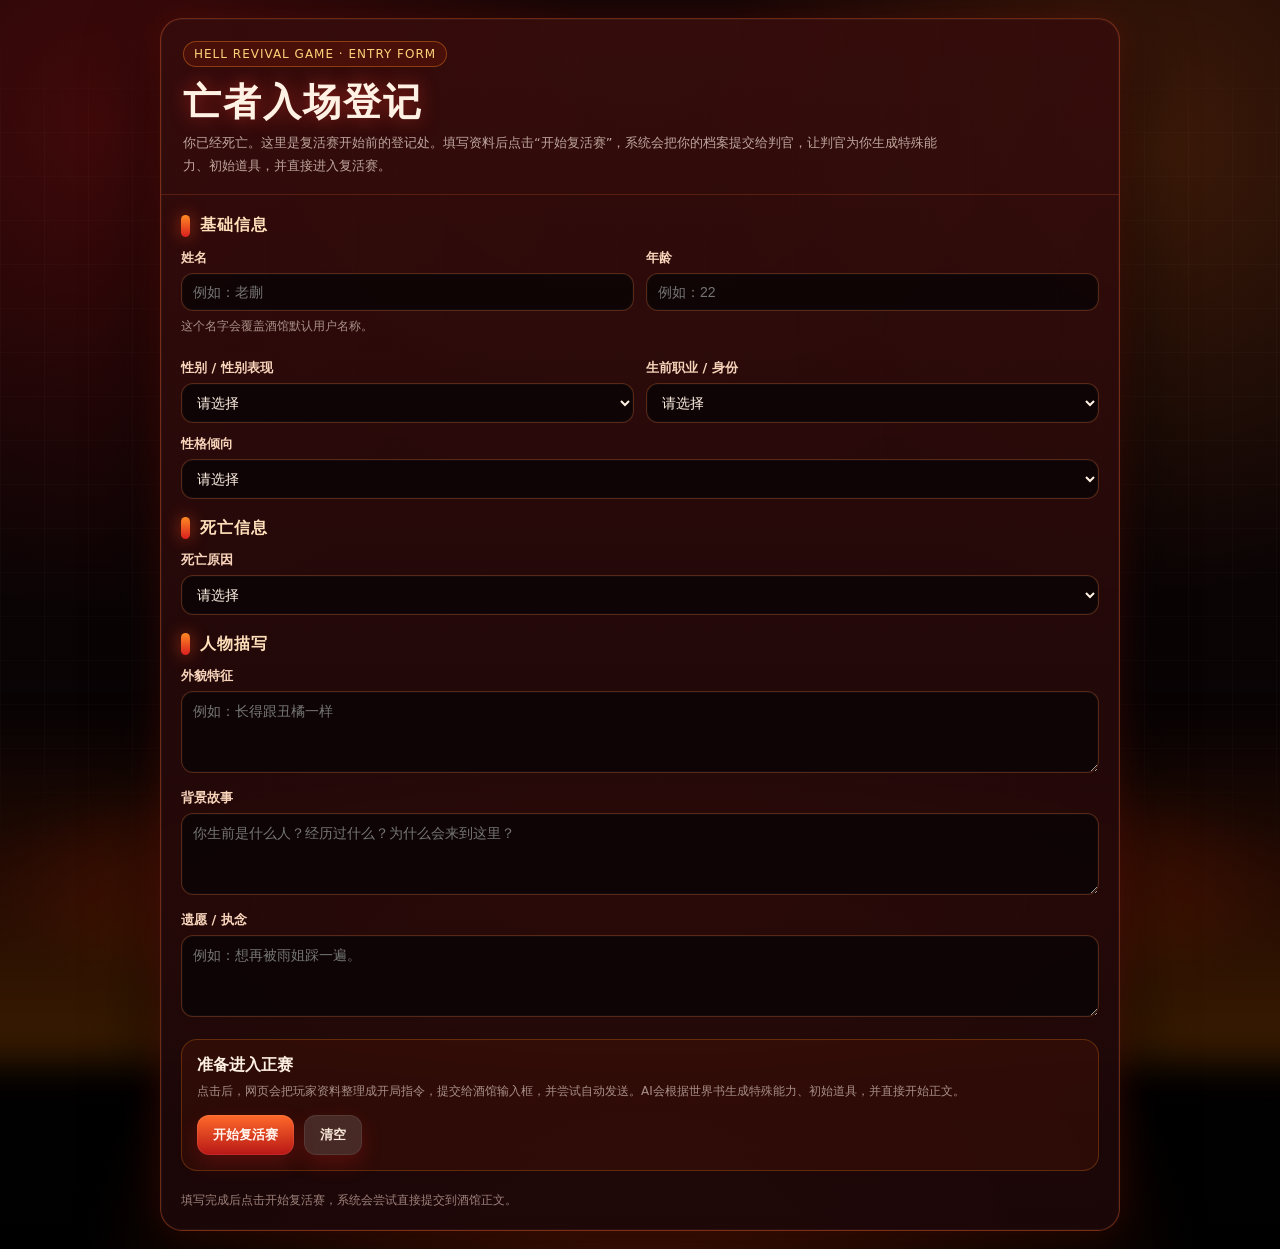
<file: index.html>
<!doctype html>
<html lang="zh-CN">
<head>
<meta charset="UTF-8" />
<meta name="viewport" content="width=device-width, initial-scale=1.0" />
<title>亡者玩家档案</title>

<style>
  :root {
    --bg: #070304;
    --card: rgba(28, 7, 8, 0.94);
    --card2: rgba(52, 12, 12, 0.88);
    --red: #d91f1f;
    --red2: #ff3d2e;
    --orange: #ff8a24;
    --gold: #ffd17a;
    --text: #fff1e3;
    --muted: #bfa69c;
    --line: rgba(255, 106, 44, 0.35);
    --input: rgba(10, 4, 5, 0.82);
  }

  * {
    box-sizing: border-box;
  }

  body {
    margin: 0;
    min-height: 100vh;
    color: var(--text);
    font-family: "Microsoft YaHei", "PingFang SC", system-ui, sans-serif;
    background:
      radial-gradient(circle at 50% 110%, rgba(255, 70, 10, 0.38), transparent 38%),
      radial-gradient(circle at 8% 10%, rgba(184, 20, 20, 0.28), transparent 30%),
      radial-gradient(circle at 90% 12%, rgba(255, 122, 20, 0.18), transparent 28%),
      linear-gradient(180deg, #140506 0%, #070304 62%, #000 100%);
    overflow-x: hidden;
  }

  body::before {
    content: "";
    position: fixed;
    inset: 0;
    pointer-events: none;
    background:
      linear-gradient(90deg, rgba(255,255,255,0.025) 1px, transparent 1px),
      linear-gradient(180deg, rgba(255,255,255,0.018) 1px, transparent 1px);
    background-size: 44px 44px;
    mask-image: linear-gradient(to bottom, transparent, black 16%, black 82%, transparent);
  }

  body::after {
    content: "";
    position: fixed;
    left: -10%;
    right: -10%;
    bottom: -18%;
    height: 40vh;
    pointer-events: none;
    background:
      radial-gradient(ellipse at center, rgba(255, 53, 0, 0.45), transparent 62%),
      linear-gradient(180deg, transparent, rgba(255, 74, 0, 0.12), rgba(255, 128, 0, 0.22));
    filter: blur(18px);
    animation: firePulse 4s ease-in-out infinite alternate;
  }

  @keyframes firePulse {
    from { opacity: 0.62; transform: translateY(8px) scale(1); }
    to { opacity: 1; transform: translateY(-4px) scale(1.03); }
  }

  .wrap {
    width: min(960px, calc(100% - 24px));
    margin: 18px auto;
    position: relative;
    z-index: 2;
  }

  .card {
    position: relative;
    overflow: hidden;
    border: 1px solid var(--line);
    border-radius: 22px;
    background:
      linear-gradient(180deg, var(--card2), var(--card)),
      radial-gradient(circle at 50% 0%, rgba(255, 86, 28, 0.18), transparent 42%);
    box-shadow:
      0 0 0 1px rgba(255,255,255,0.04) inset,
      0 0 36px rgba(255, 42, 20, 0.16),
      0 24px 70px rgba(0,0,0,0.75);
  }

  .header {
    padding: 22px 22px 16px;
    border-bottom: 1px solid rgba(255, 111, 40, 0.2);
  }

  .badge {
    display: inline-flex;
    padding: 5px 10px;
    border: 1px solid rgba(255, 138, 36, 0.38);
    border-radius: 999px;
    color: var(--gold);
    background: rgba(255, 60, 0, 0.1);
    font-size: 12px;
    letter-spacing: 1px;
  }

  .title {
    margin: 10px 0 4px;
    font-size: clamp(25px, 4vw, 38px);
    font-weight: 900;
    letter-spacing: 2px;
    text-shadow: 0 0 18px rgba(255, 59, 47, 0.5);
  }

  .subtitle {
    margin: 0;
    max-width: 760px;
    color: var(--muted);
    font-size: 13px;
    line-height: 1.75;
  }

  .content {
    padding: 20px;
  }

  .section {
    margin: 18px 0 12px;
    display: flex;
    align-items: center;
    gap: 10px;
  }

  .section:first-child {
    margin-top: 0;
  }

  .section .mark {
    width: 9px;
    height: 22px;
    border-radius: 99px;
    background: linear-gradient(180deg, var(--orange), var(--red));
    box-shadow: 0 0 16px rgba(255, 80, 28, 0.58);
  }

  .section h2 {
    margin: 0;
    font-size: 16px;
    color: #ffe0ba;
    letter-spacing: 1px;
  }

  .grid {
    display: grid;
    grid-template-columns: repeat(2, minmax(0, 1fr));
    gap: 12px;
  }

  .field {
    margin-bottom: 12px;
  }

  label {
    display: block;
    margin-bottom: 6px;
    color: #f8d4ba;
    font-size: 13px;
    font-weight: 700;
  }

  input,
  select,
  textarea {
    width: 100%;
    border: 1px solid rgba(255, 126, 63, 0.3);
    border-radius: 12px;
    padding: 10px 11px;
    background: var(--input);
    color: var(--text);
    outline: none;
    font-size: 14px;
    box-shadow: 0 0 0 1px rgba(255,255,255,0.025) inset;
  }

  input:focus,
  select:focus,
  textarea:focus {
    border-color: rgba(255, 138, 31, 0.75);
    box-shadow: 0 0 0 3px rgba(255, 88, 20, 0.14);
  }

  select option {
    background: #160809;
    color: var(--text);
  }

  textarea {
    min-height: 82px;
    resize: vertical;
    line-height: 1.55;
  }

  .custom-box {
    display: none;
    margin-top: 8px;
  }

  .hint {
    margin-top: 6px;
    color: #a88f87;
    font-size: 12px;
    line-height: 1.55;
  }

  .start-panel {
    margin-top: 18px;
    padding: 15px;
    border: 1px solid rgba(255, 138, 31, 0.25);
    border-radius: 16px;
    background: rgba(255, 72, 0, 0.075);
  }

  .button-row {
    display: flex;
    flex-wrap: wrap;
    gap: 10px;
    margin-top: 14px;
  }

  button {
    border: 0;
    border-radius: 12px;
    padding: 11px 16px;
    color: #fff7ef;
    font-weight: 900;
    cursor: pointer;
    background: linear-gradient(180deg, #ff6a2a, #b81716);
    box-shadow:
      0 8px 20px rgba(179, 23, 22, 0.3),
      0 0 0 1px rgba(255,255,255,0.08) inset;
    transition: transform 0.12s ease, filter 0.12s ease;
  }

  button:hover {
    transform: translateY(-1px);
    filter: brightness(1.08);
  }

  button.secondary {
    background: rgba(255,255,255,0.12);
    color: #f6e7d8;
  }

  button.ghost {
    background: transparent;
    border: 1px solid rgba(255, 126, 63, 0.4);
    color: #ffd3b1;
  }

  .status {
    display: none;
    margin-top: 14px;
    padding: 12px;
    border-radius: 14px;
    background: rgba(0,0,0,0.34);
    border: 1px solid rgba(255, 138, 31, 0.24);
    color: #ffe5c8;
    font-size: 13px;
    line-height: 1.7;
    white-space: pre-wrap;
  }

  .footer {
    padding: 0 20px 20px;
    color: #9d817b;
    font-size: 12px;
    line-height: 1.6;
  }

  @media (max-width: 720px) {
    .grid {
      grid-template-columns: 1fr;
    }

    .content {
      padding: 16px;
    }

    .header {
      padding: 18px 16px 12px;
    }
  }
</style>
</head>

<body>
<div class="wrap">
  <div class="card">
    <div class="header">
      <div class="badge">HELL REVIVAL GAME · ENTRY FORM</div>
      <h1 class="title">亡者入场登记</h1>
      <p class="subtitle">
        你已经死亡。这里是复活赛开始前的登记处。填写资料后点击“开始复活赛”，系统会把你的档案提交给判官，让判官为你生成特殊能力、初始道具，并直接进入复活赛。
      </p>
    </div>

    <div class="content">
      <div class="section">
        <span class="mark"></span>
        <h2>基础信息</h2>
      </div>

      <div class="grid">
        <div class="field">
          <label>姓名</label>
          <input id="pName" placeholder="例如：老蒯" />
          <div class="hint">这个名字会覆盖酒馆默认用户名称。</div>
        </div>

        <div class="field">
          <label>年龄</label>
          <input id="pAge" type="number" placeholder="例如：22" />
        </div>

        <div class="field">
          <label>性别 / 性别表现</label>
          <select id="pGender" onchange="toggleCustom('pGender','customGenderBox')">
            <option value="">请选择</option>
            <option>男</option>
            <option>女</option>
            <option>沃尔玛塑料袋</option>
            <option>自定义</option>
          </select>
          <div class="custom-box" id="customGenderBox">
            <input id="customGender" placeholder="请输入自定义性别 / 性别表现" />
          </div>
        </div>

        <div class="field">
          <label>生前职业 / 身份</label>
          <select id="pJob" onchange="toggleCustom('pJob','customJobBox')">
            <option value="">请选择</option>
            <option>学生</option>
            <option>社畜</option>
            <option>医生</option>
            <option>警察</option>
            <option>教师</option>
            <option>商人</option>
            <option>艺术家</option>
            <option>无业</option>
            <option>流浪者</option>
            <option>罪犯</option>
            <option>自定义</option>
          </select>
          <div class="custom-box" id="customJobBox">
            <input id="customJob" placeholder="例如：擦边主播、小红书主播、女权主播、荷官" />
          </div>
        </div>
      </div>

      <div class="field">
        <label>性格倾向</label>
        <select id="pPersonality" onchange="toggleCustom('pPersonality','customPersonalityBox')">
          <option value="">请选择</option>
          <option>冷静</option>
          <option>胆小</option>
          <option>冲动</option>
          <option>理性</option>
          <option>自私</option>
          <option>善良</option>
          <option>多疑</option>
          <option>乐观</option>
          <option>疯癫</option>
          <option>自定义</option>
        </select>
        <div class="custom-box" id="customPersonalityBox">
          <input id="customPersonality" placeholder="例如：纯贱人" />
        </div>
      </div>

      <div class="section">
        <span class="mark"></span>
        <h2>死亡信息</h2>
      </div>

      <div class="field">
        <label>死亡原因</label>
        <select id="deathReason" onchange="toggleCustom('deathReason','customDeathBox')">
          <option value="">请选择</option>
          <option>上吊</option>
          <option>溺水</option>
          <option>他杀</option>
          <option>触电</option>
          <option>车祸</option>
          <option>坠楼</option>
          <option>火灾</option>
          <option>中毒</option>
          <option>疾病</option>
          <option>失血</option>
          <option>窒息</option>
          <option>冻死</option>
          <option>不明原因</option>
          <option>自定义</option>
        </select>
        <div class="custom-box" id="customDeathBox">
          <input id="customDeath" placeholder="例如：被东北雨姐的42码大脚踩死" />
        </div>
      </div>

      <div class="section">
        <span class="mark"></span>
        <h2>人物描写</h2>
      </div>

      <div class="field">
        <label>外貌特征</label>
        <textarea id="pLook" placeholder="例如：长得跟丑橘一样"></textarea>
      </div>

      <div class="field">
        <label>背景故事</label>
        <textarea id="pStory" placeholder="你生前是什么人？经历过什么？为什么会来到这里？"></textarea>
      </div>

      <div class="field">
        <label>遗愿 / 执念</label>
        <textarea id="pWish" placeholder="例如：想再被雨姐踩一遍。"></textarea>
      </div>

      <div class="start-panel">
        <b>准备进入正赛</b>
        <div class="hint">
          点击后，网页会把玩家资料整理成开局指令，提交给酒馆输入框，并尝试自动发送。AI会根据世界书生成特殊能力、初始道具，并直接开始正文。
        </div>

        <div class="button-row">
          <button type="button" onclick="startGame()">开始复活赛</button>
          <button type="button" class="secondary" onclick="clearForm()">清空</button>
        </div>
      </div>

      <div class="status" id="statusBox"></div>
    </div>

    <div class="footer">
      填写完成后点击开始复活赛，系统会尝试直接提交到酒馆正文。
    </div>
  </div>
</div>

<script>
  function el(id) {
    return document.getElementById(id);
  }

  function val(id) {
    const node = el(id);
    return node ? node.value.trim() : "";
  }

  function setStatus(text) {
    const box = el("statusBox");
    box.innerText = text;
    box.style.display = "block";
  }

  function toggleCustom(selectId, boxId) {
    const select = el(selectId);
    const box = el(boxId);
    if (!select || !box) return;
    box.style.display = select.value === "自定义" ? "block" : "none";
  }

  function selectOrCustom(selectId, customId) {
    const selected = val(selectId);
    if (selected === "自定义") {
      return val(customId) || "未填写";
    }
    return selected || "未填写";
  }

  function getDeathReason() {
    const selected = val("deathReason");
    if (selected === "自定义") {
      return val("customDeath") || "未填写";
    }
    return selected || "未填写";
  }

  function buildPlayerProfile() {
    return `【玩家基础信息】
姓名：${val("pName") || "未填写"}
年龄：${val("pAge") || "未填写"}
性别 / 性别表现：${selectOrCustom("pGender", "customGender")}
生前职业 / 身份：${selectOrCustom("pJob", "customJob")}
性格倾向：${selectOrCustom("pPersonality", "customPersonality")}

【死亡信息】
死亡原因：${getDeathReason()}

【人物描写】
外貌特征：${val("pLook") || "未填写"}
背景故事：${val("pStory") || "未填写"}
遗愿 / 执念：${val("pWish") || "未填写"}`;
  }

  function buildStartPrompt() {
    return `【玩家开局档案提交】

请根据当前世界书与以下玩家资料，正式开始本局复活赛。

你必须完成以下内容：
1. 确认当前玩家档案。
2. 根据玩家死亡原因、生前身份、性格倾向、背景故事和遗愿执念，随机生成一个特殊能力。
3. 根据玩家死亡原因、生前身份、死亡现场可能残留物、遗愿执念和复活赛规则，随机生成一个初始道具。
4. 特殊能力不能过强，不能直接复活、秒杀、无限预知、无限回溯或改写世界规则。
5. 初始道具不能过强，只能作为线索、一次性保护、小范围判定辅助、轻微惩罚抵消或剧情触发物。
6. 从现在开始，“玩家”“用户”“你”都指代玩家档案中的姓名。如果酒馆默认用户名称不同，必须忽略默认名称，以玩家档案姓名为准。
7. 不要再询问玩家是否开始，不要停在准备阶段，直接进入正文第一幕。
8. 你输出的内容必须包含玩家技能与初始道具，然后立刻开始正赛剧情。

请严格按以下格式输出：

【玩家档案确认】
姓名：
年龄：
性别 / 性别表现：
生前职业 / 身份：
性格倾向：
死亡原因：
外貌特征：
背景故事：
遗愿 / 执念：

【特殊能力】
名称：
效果：
限制：
代价：

【初始道具】
名称：
描述：
用途：
限制：

【正赛开始】
从第一幕剧情开始描写。第一幕必须体现地狱复活赛、大富翁式命运格、玩家死亡原因带来的影响，以及玩家即将面对的第一个选择。

以下是当前玩家资料：

${buildPlayerProfile()}`;
  }

  function getSTDocuments() {
    const docs = [];
    const addDoc = (doc) => {
      if (!doc) return;
      if (doc === document) return; // 绝不在当前网页表单里找，避免把内容塞进“外貌特征”等输入框
      if (!docs.includes(doc)) docs.push(doc);
    };

    try { addDoc(window.parent && window.parent.document); } catch (e) {}
    try { addDoc(window.top && window.top.document); } catch (e) {}

    return docs;
  }

  function findChatInput() {
    const selectors = [
      "#send_textarea",
      "textarea#send_textarea",
      "#send_textarea textarea",
      "textarea[name='send_textarea']",
      "[contenteditable='true']#send_textarea",
      "[contenteditable='true'][data-testid='send_textarea']"
    ];

    const docs = getSTDocuments();

    for (const doc of docs) {
      for (const selector of selectors) {
        const node = doc.querySelector(selector);
        if (node) return node;
      }
    }

    return null;
  }

  function findSendButton() {
    const selectors = [
      "#send_but",
      "#send_button",
      "#mes_send",
      "button#send_but",
      "button#send_button",
      "[data-testid='send-button']",
      "[title='发送']",
      "[title*='发送']",
      "[title='Send']",
      "[title*='Send']",
      "[aria-label='发送']",
      "[aria-label*='发送']",
      "[aria-label='Send']",
      "[aria-label*='Send']"
    ];

    const docs = getSTDocuments();

    for (const doc of docs) {
      for (const selector of selectors) {
        const node = doc.querySelector(selector);
        if (node) return node;
      }
    }

    return null;
  }

  function setInputValue(input, text) {
    input.focus();

    if (input.isContentEditable) {
      input.textContent = text;
    } else if ("value" in input) {
      input.value = text;
    } else {
      input.textContent = text;
    }

    input.dispatchEvent(new Event("input", { bubbles: true }));
    input.dispatchEvent(new Event("change", { bubbles: true }));

    try {
      input.dispatchEvent(new InputEvent("input", {
        bubbles: true,
        inputType: "insertText",
        data: text
      }));
    } catch (e) {}
  }

  function fillInput(text) {
    const input = findChatInput();

    if (!input) {
      throw new Error("没找到酒馆的输入框，未提交。");
    }

    setInputValue(input, text);
    return input;
  }

  function clickSend() {
    const sendBtn = findSendButton();

    if (!sendBtn) {
      throw new Error("找到了输入框，但没找到酒馆发送按钮，未发送。");
    }

    sendBtn.click();
    return true;
  }

  function sleep(ms) {
    return new Promise(resolve => setTimeout(resolve, ms));
  }

  async function startGame() {
    if (!val("pName")) {
      alert("请先填写玩家姓名。");
      return;
    }

    const payload = {
      name: val("pName") || "未填写",
      age: val("pAge") || "未填写",
      gender: selectOrCustom("pGender", "customGender"),
      job: selectOrCustom("pJob", "customJob"),
      personality: selectOrCustom("pPersonality", "customPersonality"),
      deathReason: getDeathReason(),
      look: val("pLook") || "未填写",
      story: val("pStory") || "未填写",
      wish: val("pWish") || "未填写"
    };

    try {
      if (window.parent && typeof window.parent.DeadPlayerAutoStart === "function") {
        const result = await window.parent.DeadPlayerAutoStart(payload);

        if (result && result.ok) {
          document.body.innerHTML = `
            <div style="min-height:100vh;display:flex;align-items:center;justify-content:center;background:#070304;color:#ffd17a;font-family:Microsoft YaHei, sans-serif;text-align:center;padding:24px;">
              <div style="border:1px solid rgba(255,106,44,.45);border-radius:18px;padding:26px;background:rgba(28,7,8,.94);box-shadow:0 0 35px rgba(255,42,20,.18);">
                <h2 style="margin:0 0 10px;">复活赛已开始</h2>
                <p style="margin:0;color:#bfa69c;">玩家档案已提交给判官，正在进入正文。</p>
              </div>
            </div>
          `;
          return;
        }
      }

      alert("没有找到酒馆助手自动化脚本 DeadPlayerAutoStart。请确认角色脚本已启用，并刷新页面后重试。");
    } catch (err) {
      alert("提交到酒馆助手脚本失败：" + (err && err.message ? err.message : err));
    }
  }

  function clearForm() {
    [
      "pName",
      "pAge",
      "pGender",
      "customGender",
      "pJob",
      "customJob",
      "pPersonality",
      "customPersonality",
      "deathReason",
      "customDeath",
      "pLook",
      "pStory",
      "pWish"
    ].forEach(id => {
      if (el(id)) el(id).value = "";
    });

    ["customGenderBox", "customJobBox", "customPersonalityBox", "customDeathBox"].forEach(id => {
      if (el(id)) el(id).style.display = "none";
    });

    const box = el("statusBox");
    box.innerText = "";
    box.style.display = "none";
  }
</script>
</body>
</html>
</file>
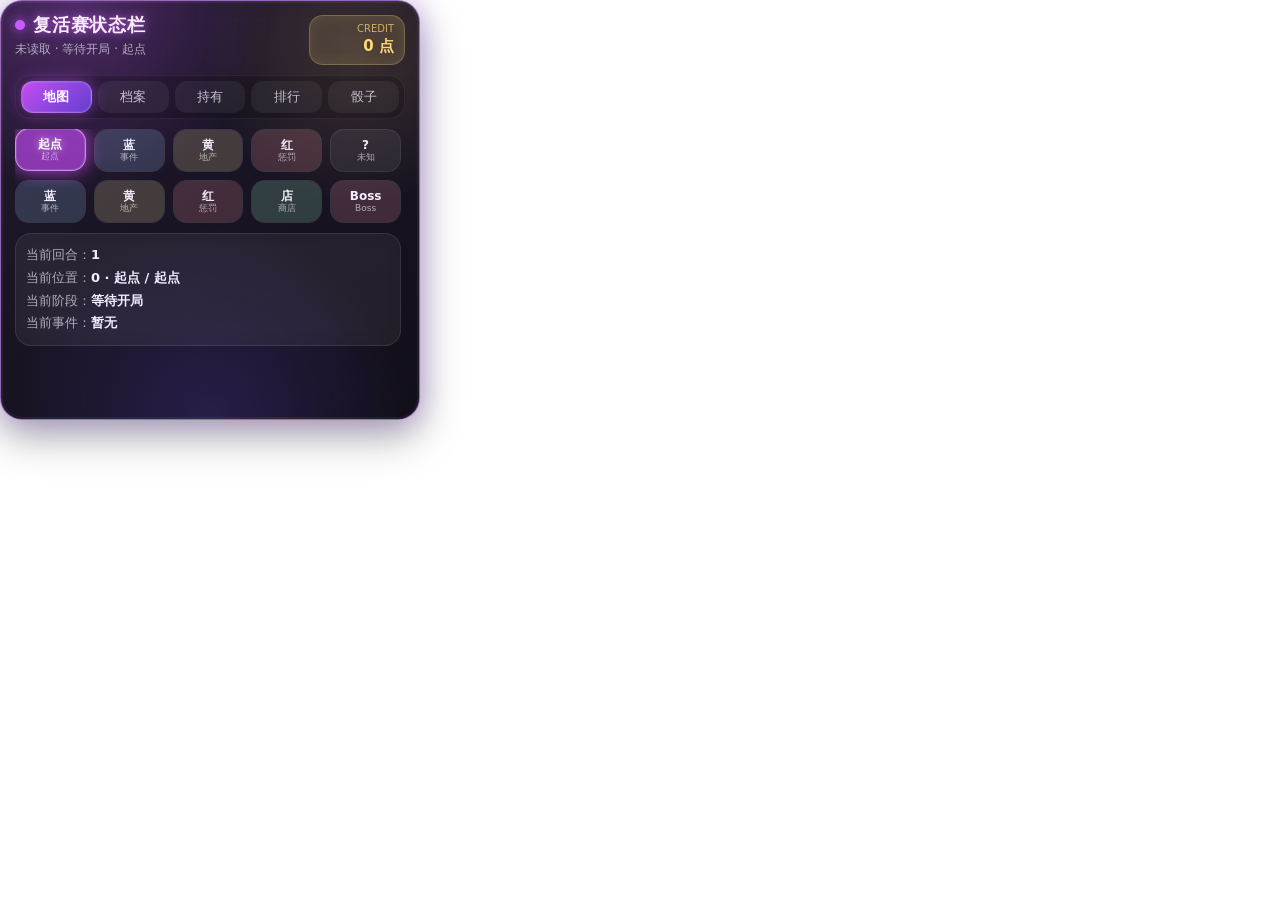
<file: status.html>
<!DOCTYPE html>
<html lang="zh-CN">
<head>
  <meta charset="UTF-8" />
  <style>
    :root {
      --panel-w: 420px;
      --panel-h: 420px;
      --bg-1: rgba(28, 20, 42, 0.98);
      --bg-2: rgba(12, 10, 20, 0.98);
      --line: rgba(210, 170, 255, 0.28);
      --line-strong: rgba(215, 145, 255, 0.66);
      --text: #f2ecff;
      --muted: rgba(242, 236, 255, 0.68);
      --gold: #ffd978;
      --purple: #c65cff;
      --purple-dark: #6f45dd;
      --danger: #ff6b8b;
      --blue: #68b7ff;
      --yellow: #ffd978;
      --red: #ff6b75;
      --green: #75ffbb;
    }

    * {
      box-sizing: border-box;
    }

    body {
      margin: 0;
      padding: 0;
      background: transparent;
      font-family: "Microsoft YaHei", "PingFang SC", system-ui, sans-serif;
    }

    .dead-status-panel {
      width: var(--panel-w);
      height: var(--panel-h);
      position: relative;
      color: var(--text);
      border: 1px solid var(--line-strong);
      border-radius: 22px;
      padding: 14px;
      overflow: hidden;
      background:
        radial-gradient(circle at 18% 0%, rgba(203, 89, 255, 0.28), transparent 36%),
        radial-gradient(circle at 85% 12%, rgba(255, 210, 120, 0.14), transparent 30%),
        radial-gradient(circle at 50% 100%, rgba(92, 62, 185, 0.28), transparent 42%),
        linear-gradient(145deg, var(--bg-1), var(--bg-2));
      box-shadow:
        0 0 0 1px rgba(255,255,255,0.05) inset,
        0 0 28px rgba(150, 70, 255, 0.33),
        0 16px 42px rgba(0,0,0,0.34);
    }

    .dead-status-panel::before {
      content: "";
      position: absolute;
      inset: 0;
      pointer-events: none;
      background:
        linear-gradient(rgba(255,255,255,0.035) 1px, transparent 1px),
        linear-gradient(90deg, rgba(255,255,255,0.028) 1px, transparent 1px);
      background-size: 18px 18px;
      opacity: 0.36;
      mask-image: linear-gradient(to bottom, black, transparent 88%);
    }

    .dead-status-panel::after {
      content: "";
      position: absolute;
      inset: 1px;
      pointer-events: none;
      border-radius: 21px;
      border: 1px solid rgba(255,255,255,0.06);
    }

    .archived {
      display: none !important;
    }

    .top {
      position: relative;
      z-index: 1;
      display: flex;
      align-items: flex-start;
      justify-content: space-between;
      gap: 10px;
      margin-bottom: 10px;
    }

    .title-wrap {
      min-width: 0;
    }

    .title {
      display: flex;
      align-items: center;
      gap: 8px;
      font-size: 18px;
      font-weight: 900;
      letter-spacing: 0.8px;
      color: #f9eaff;
      text-shadow: 0 0 10px rgba(205, 105, 255, 0.82);
      line-height: 1.15;
    }

    .title-dot {
      width: 10px;
      height: 10px;
      border-radius: 50%;
      background: var(--purple);
      box-shadow: 0 0 12px var(--purple);
      flex: 0 0 auto;
    }

    .sub {
      margin-top: 5px;
      font-size: 12px;
      color: var(--muted);
      white-space: nowrap;
      overflow: hidden;
      text-overflow: ellipsis;
      max-width: 270px;
    }

    .credit-card {
      min-width: 96px;
      padding: 8px 10px;
      border-radius: 14px;
      background: rgba(255, 217, 120, 0.12);
      border: 1px solid rgba(255, 217, 120, 0.28);
      text-align: right;
      box-shadow: 0 0 16px rgba(255, 217, 120, 0.12) inset;
    }

    .credit-label {
      font-size: 10px;
      color: rgba(255, 217, 120, 0.72);
      line-height: 1;
    }

    .credit {
      margin-top: 3px;
      font-size: 15px;
      color: var(--gold);
      font-weight: 900;
      white-space: nowrap;
    }

    .tabs {
      position: relative;
      z-index: 1;
      display: grid;
      grid-template-columns: repeat(5, 1fr);
      gap: 6px;
      margin-bottom: 10px;
      padding: 5px;
      border-radius: 16px;
      background: rgba(0,0,0,0.18);
      border: 1px solid rgba(255,255,255,0.06);
    }

    .tab {
      height: 32px;
      border-radius: 12px;
      border: 1px solid transparent;
      background: rgba(255,255,255,0.06);
      color: rgba(242,236,255,0.78);
      font-size: 13px;
      cursor: pointer;
      padding: 0;
      transition: 0.16s ease;
    }

    .tab:hover {
      color: #fff;
      background: rgba(255,255,255,0.1);
    }

    .tab.active {
      color: #fff;
      font-weight: 900;
      background: linear-gradient(135deg, rgba(207, 83, 255, 0.92), rgba(105, 65, 220, 0.94));
      border-color: rgba(255,255,255,0.2);
      box-shadow:
        0 0 16px rgba(196, 82, 255, 0.52),
        0 0 0 1px rgba(255,255,255,0.08) inset;
    }

    .content {
      position: relative;
      z-index: 1;
      height: 304px;
      overflow: hidden;
      font-size: 13px;
    }

    .section {
      height: 100%;
      overflow: auto;
      padding-right: 4px;
    }

    .section::-webkit-scrollbar {
      width: 5px;
    }

    .section::-webkit-scrollbar-thumb {
      background: rgba(210, 145, 255, 0.35);
      border-radius: 999px;
    }

    .glass {
      background: rgba(255,255,255,0.065);
      border: 1px solid rgba(255,255,255,0.085);
      border-radius: 16px;
      padding: 10px;
      margin-bottom: 8px;
      box-shadow: 0 0 14px rgba(0,0,0,0.12) inset;
    }

    .line {
      line-height: 1.75;
      white-space: nowrap;
      overflow: hidden;
      text-overflow: ellipsis;
    }

    .label {
      color: var(--muted);
    }

    .value {
      color: var(--text);
      font-weight: 650;
    }

    .grid {
      display: grid;
      grid-template-columns: repeat(5, 1fr);
      gap: 8px;
      margin-bottom: 10px;
    }

    .cell {
      height: 43px;
      border-radius: 14px;
      background: rgba(255,255,255,0.07);
      display: flex;
      align-items: center;
      justify-content: center;
      flex-direction: column;
      gap: 2px;
      font-size: 12px;
      border: 1px solid rgba(255,255,255,0.075);
      position: relative;
      overflow: hidden;
    }

    .cell::before {
      content: "";
      position: absolute;
      inset: 0;
      opacity: 0.12;
    }

    .cell.event::before {
      background: var(--blue);
    }

    .cell.land::before {
      background: var(--yellow);
    }

    .cell.punish::before {
      background: var(--red);
    }

    .cell.shop::before {
      background: var(--green);
    }

    .cell.boss::before {
      background: var(--danger);
    }

    .cell-name {
      position: relative;
      z-index: 1;
      font-weight: 900;
      line-height: 1;
    }

    .cell-type {
      position: relative;
      z-index: 1;
      font-size: 9px;
      color: rgba(255,255,255,0.62);
      line-height: 1;
    }

    .cell.current {
      background: rgba(202,75,255,0.62);
      border-color: rgba(255,230,255,0.52);
      box-shadow:
        0 0 18px rgba(202,75,255,0.82),
        0 0 0 1px rgba(255,255,255,0.12) inset;
      transform: translateY(-1px);
    }

    .cell.current .cell-name {
      color: #fff;
      text-shadow: 0 0 8px rgba(255,255,255,0.6);
    }

    .pill-row {
      display: flex;
      gap: 6px;
      flex-wrap: wrap;
      margin-top: 6px;
    }

    .pill {
      display: inline-flex;
      align-items: center;
      min-height: 24px;
      padding: 4px 8px;
      border-radius: 999px;
      background: rgba(255,255,255,0.075);
      border: 1px solid rgba(255,255,255,0.08);
      color: rgba(242,236,255,0.86);
      font-size: 12px;
    }

    .ability-box {
      border-color: rgba(202, 92, 255, 0.26);
      background: rgba(202, 92, 255, 0.09);
    }

    .item-list {
      display: flex;
      flex-direction: column;
      gap: 6px;
      margin-top: 6px;
    }

    .item {
      padding: 8px 9px;
      border-radius: 12px;
      background: rgba(255,255,255,0.065);
      border: 1px solid rgba(255,255,255,0.075);
      line-height: 1.45;
    }

    .empty {
      color: var(--muted);
      line-height: 1.7;
    }

    .rank-list {
      display: flex;
      flex-direction: column;
      gap: 7px;
    }

    .rank-row {
      display: grid;
      grid-template-columns: 42px 1fr 82px;
      gap: 8px;
      align-items: center;
      padding: 9px 10px;
      border-radius: 14px;
      background: rgba(255,255,255,0.07);
      border: 1px solid rgba(255,255,255,0.075);
    }

    .rank-row.player {
      background: linear-gradient(135deg, rgba(202,75,255,0.27), rgba(255,217,120,0.1));
      border-color: rgba(202,75,255,0.45);
      box-shadow: 0 0 16px rgba(202,75,255,0.18);
    }

    .rank-no {
      color: var(--gold);
      font-weight: 900;
    }

    .rank-name {
      min-width: 0;
      overflow: hidden;
      text-overflow: ellipsis;
      white-space: nowrap;
      font-weight: 750;
    }

    .rank-credit {
      text-align: right;
      color: var(--gold);
      font-weight: 850;
    }

    .dice-box {
      height: 100%;
      display: flex;
      flex-direction: column;
      align-items: center;
      justify-content: center;
      text-align: center;
      gap: 10px;
    }

    .dice-phase {
      max-width: 100%;
      color: var(--muted);
      white-space: nowrap;
      overflow: hidden;
      text-overflow: ellipsis;
    }

    .dice-num {
      width: 108px;
      height: 108px;
      border-radius: 26px;
      background:
        radial-gradient(circle at 25% 20%, rgba(255,255,255,0.24), transparent 28%),
        linear-gradient(145deg, rgba(255,255,255,0.13), rgba(255,255,255,0.045));
      border: 1px solid rgba(255,255,255,0.18);
      box-shadow:
        inset 0 0 28px rgba(255,255,255,0.05),
        0 0 22px rgba(180,80,255,0.34);
      display: flex;
      align-items: center;
      justify-content: center;
      font-size: 48px;
      font-weight: 950;
      color: #fff0ff;
      text-shadow: 0 0 14px rgba(255,255,255,0.48);
    }

    .dice-btn {
      width: 154px;
      height: 42px;
      border: none;
      border-radius: 999px;
      cursor: pointer;
      color: #fff;
      font-weight: 900;
      font-size: 15px;
      background: linear-gradient(135deg, rgba(214, 78, 255, .98), rgba(112, 70, 210, .98));
      box-shadow:
        0 0 16px rgba(190,80,255,.46),
        0 0 0 1px rgba(255,255,255,0.1) inset;
    }

    .dice-btn:disabled {
      opacity: .48;
      cursor: not-allowed;
      filter: grayscale(.25);
    }

    .dice-btn:active:not(:disabled) {
      transform: scale(.98);
    }

    .notice {
      color: var(--muted);
      font-size: 12px;
      line-height: 1.55;
      max-width: 310px;
    }

    .error {
      color: #ffd1dc;
      background: rgba(255, 107, 139, 0.12);
      border: 1px solid rgba(255, 107, 139, 0.28);
      border-radius: 14px;
      padding: 10px;
      line-height: 1.6;
    }
  </style>
</head>

<body>
  <div class="dead-status-panel" data-dead-panel="true">
    <div class="top">
      <div class="title-wrap">
        <div class="title"><span class="title-dot"></span><span>复活赛状态栏</span></div>
        <div class="sub" data-role="subtitle">读取状态中...</div>
      </div>
      <div class="credit-card">
        <div class="credit-label">CREDIT</div>
        <div class="credit" data-role="credit">0 点</div>
      </div>
    </div>

    <div class="tabs">
      <button class="tab active" data-tab="map">地图</button>
      <button class="tab" data-tab="profile">档案</button>
      <button class="tab" data-tab="items">持有</button>
      <button class="tab" data-tab="rank">排行</button>
      <button class="tab" data-tab="dice">骰子</button>
    </div>

    <div class="content" data-role="content"></div>
  </div>

<script>
(function(){
  const STORAGE_KEY = "dead_revive_game_state_v1";

  function getCurrentPanel() {
    try {
      const panels = Array.from(document.querySelectorAll('.dead-status-panel[data-dead-panel="true"]'));
      return panels[panels.length - 1] || null;
    } catch (e) {
      return null;
    }
  }

  const panel = getCurrentPanel();
  if (!panel) return;

  const panelId = "dead-panel-" + Date.now() + "-" + Math.random().toString(16).slice(2);
  let currentTab = "map";
  let submitted = false;

  panel.dataset.deadPanelId = panelId;
  panel.dataset.deadPanelTime = String(Date.now());

  const FALLBACK_STATE = {
    玩家档案: {
      姓名: "未读取",
      年龄: "未读取",
      性别: "未读取",
      生前职业: "未读取",
      性格倾向: "未读取",
      死亡原因: "未读取",
      外貌特征: "未读取",
      背景故事: "未读取",
      遗愿执念: "未读取"
    },
    主角状态: {
      姓名: "未读取",
      身份: "复活赛参赛亡者",
      当前状态: "未读取状态",
      特殊能力: "等待生成",
      初始道具: "等待生成",
      状态效果: []
    },
    资产: {
      信用点: 0,
      排名: 1
    },
    排行榜: [
      { 名次: 1, 姓名: "未读取", 信用点: 0, 标记: "玩家" }
    ],
    复活赛: {
      阶段: "等待开局",
      当前回合: 1,
      当前场景: "未读取状态",
      当前事件: "暂无",
      可投骰: false
    },
    地图: {
      名称: "地狱复活赛棋盘",
      当前位置: 0,
      当前格子名称: "起点",
      当前格子类型: "起点",
      格子列表: [
        { index: 0, name: "起点", type: "起点" },
        { index: 1, name: "蓝", type: "事件" },
        { index: 2, name: "黄", type: "地产" },
        { index: 3, name: "红", type: "惩罚" },
        { index: 4, name: "?", type: "未知" },
        { index: 5, name: "蓝", type: "事件" },
        { index: 6, name: "黄", type: "地产" },
        { index: 7, name: "红", type: "惩罚" },
        { index: 8, name: "店", type: "商店" },
        { index: 9, name: "Boss", type: "Boss" }
      ]
    },
    持有物: {
      信用点: 0,
      道具: [],
      装备: [],
      关键物品: []
    },
    骰子: {
      可掷骰: false,
      最近点数: null,
      最近移动: null,
      最近时间: "",
      历史: []
    }
  };

  function $(sel) {
    return panel.querySelector(sel);
  }

  function escapeHtml(value) {
    return String(value ?? "")
      .replaceAll("&", "&amp;")
      .replaceAll("<", "&lt;")
      .replaceAll(">", "&gt;")
      .replaceAll('"', "&quot;")
      .replaceAll("'", "&#039;");
  }

  function getCandidates() {
    const list = [];

    try { list.push(window); } catch (e) {}

    try {
      if (window.parent && !list.includes(window.parent)) list.push(window.parent);
    } catch (e) {}

    try {
      if (window.top && !list.includes(window.top)) list.push(window.top);
    } catch (e) {}

    return list;
  }

  function readLocalStorageFromTargets() {
    for (const target of getCandidates()) {
      try {
        const raw = target.localStorage.getItem(STORAGE_KEY);
        if (raw) {
          const state = JSON.parse(raw);
          if (state && typeof state === "object") return state;
        }
      } catch (e) {}
    }

    return null;
  }

  function getState() {
    for (const target of getCandidates()) {
      try {
        if (target && typeof target.DeadGetGameState === "function") {
          const state = target.DeadGetGameState();
          if (state && typeof state === "object") return state;
        }
      } catch (e) {}
    }

    const fromStorage = readLocalStorageFromTargets();
    if (fromStorage) return fromStorage;

    return FALLBACK_STATE;
  }

  function callRoll() {
    for (const target of getCandidates()) {
      try {
        if (target && typeof target.DeadRollDiceAndSubmit === "function") {
          return target.DeadRollDiceAndSubmit();
        }
        if (target && typeof target.DeadRollDice === "function") {
          return target.DeadRollDice();
        }
      } catch (e) {}
    }

    return {
      ok: false,
      message: "未找到 DeadRollDice，请确认开局自动化脚本已启用。"
    };
  }

  function arrText(arr) {
    if (!Array.isArray(arr) || arr.length === 0) return "暂无";

    return arr.map(item => {
      if (typeof item === "string") return item;
      return item.name || item.名称 || JSON.stringify(item);
    }).join("、");
  }

  function listItems(arr) {
    if (!Array.isArray(arr) || arr.length === 0) {
      return `<div class="empty">暂无</div>`;
    }

    return `<div class="item-list">${
      arr.map(item => {
        const text = typeof item === "string" ? item : (item.name || item.名称 || JSON.stringify(item));
        return `<div class="item">${escapeHtml(text)}</div>`;
      }).join("")
    }</div>`;
  }

  function cellClass(type) {
    const t = String(type || "");
    if (t.includes("事件") || t.includes("蓝")) return "event";
    if (t.includes("地产") || t.includes("黄")) return "land";
    if (t.includes("惩罚") || t.includes("红")) return "punish";
    if (t.includes("商店") || t.includes("店")) return "shop";
    if (t.includes("Boss") || t.includes("boss")) return "boss";
    return "";
  }

  function enforceOnlyLatestPanel() {
    try {
      const panels = Array.from(document.querySelectorAll('.dead-status-panel[data-dead-panel="true"]'));
      if (panels.length <= 1) return true;

      const latest = panels[panels.length - 1];

      panels.forEach(p => {
        if (p !== latest) {
          p.classList.add("archived");
          p.dataset.archived = "true";
        } else {
          p.classList.remove("archived");
          p.dataset.archived = "false";
        }
      });

      return latest === panel;
    } catch (e) {
      return true;
    }
  }

  function renderMap(state) {
    const map = state.地图 || FALLBACK_STATE.地图;
    const race = state.复活赛 || FALLBACK_STATE.复活赛;
    const cells = Array.isArray(map.格子列表) ? map.格子列表 : FALLBACK_STATE.地图.格子列表;
    const pos = Number(map.当前位置 || 0);

    return `
      <div class="section">
        <div class="grid">
          ${cells.map(cell => {
            const name = cell.name || cell.名称 || cell.index;
            const type = cell.type || cell.类型 || "";
            return `
              <div class="cell ${cellClass(type)} ${Number(cell.index) === pos ? "current" : ""}">
                <div class="cell-name">${escapeHtml(name)}</div>
                <div class="cell-type">${escapeHtml(type)}</div>
              </div>
            `;
          }).join("")}
        </div>

        <div class="glass">
          <div class="line"><span class="label">当前回合：</span><span class="value">${escapeHtml(race.当前回合 || 1)}</span></div>
          <div class="line"><span class="label">当前位置：</span><span class="value">${escapeHtml(map.当前位置 ?? 0)} · ${escapeHtml(map.当前格子名称 || "起点")} / ${escapeHtml(map.当前格子类型 || "起点")}</span></div>
          <div class="line"><span class="label">当前阶段：</span><span class="value">${escapeHtml(race.阶段 || "未知")}</span></div>
          <div class="line"><span class="label">当前事件：</span><span class="value">${escapeHtml(race.当前事件 || "暂无")}</span></div>
        </div>
      </div>
    `;
  }

  function renderProfile(state) {
    const p = state.玩家档案 || FALLBACK_STATE.玩家档案;
    const s = state.主角状态 || FALLBACK_STATE.主角状态;

    return `
      <div class="section">
        <div class="glass">
          <div class="line"><span class="label">姓名：</span><span class="value">${escapeHtml(p.姓名)}</span></div>
          <div class="line"><span class="label">年龄：</span><span class="value">${escapeHtml(p.年龄)}</span></div>
          <div class="line"><span class="label">性别：</span><span class="value">${escapeHtml(p.性别)}</span></div>
          <div class="line"><span class="label">生前职业：</span><span class="value">${escapeHtml(p.生前职业)}</span></div>
          <div class="line"><span class="label">性格倾向：</span><span class="value">${escapeHtml(p.性格倾向)}</span></div>
          <div class="line"><span class="label">死亡原因：</span><span class="value">${escapeHtml(p.死亡原因)}</span></div>
        </div>

        <div class="glass ability-box">
          <div class="line"><span class="label">当前状态：</span><span class="value">${escapeHtml(s.当前状态)}</span></div>
          <div class="line"><span class="label">特殊能力：</span><span class="value">${escapeHtml(s.特殊能力)}</span></div>
          <div class="line"><span class="label">初始道具：</span><span class="value">${escapeHtml(s.初始道具)}</span></div>
          <div class="line"><span class="label">状态效果：</span><span class="value">${escapeHtml(arrText(s.状态效果))}</span></div>
        </div>

        <div class="pill-row">
          <span class="pill">背景：${escapeHtml(p.背景故事 || "暂无")}</span>
          <span class="pill">执念：${escapeHtml(p.遗愿执念 || "暂无")}</span>
        </div>
      </div>
    `;
  }

  function renderItems(state) {
    const items = state.持有物 || FALLBACK_STATE.持有物;
    const asset = state.资产 || FALLBACK_STATE.资产;
    const s = state.主角状态 || FALLBACK_STATE.主角状态;

    const mergedTools = Array.isArray(items.道具) ? [...items.道具] : [];
    if (s.初始道具 && s.初始道具 !== "等待生成" && !mergedTools.includes(s.初始道具)) {
      mergedTools.unshift(s.初始道具);
    }

    return `
      <div class="section">
        <div class="glass">
          <div class="line"><span class="label">信用点：</span><span class="value">${escapeHtml(asset.信用点 ?? items.信用点 ?? 0)}</span></div>
          <div class="line"><span class="label">当前排名：</span><span class="value">#${escapeHtml(asset.排名 ?? 1)}</span></div>
        </div>

        <div class="glass">
          <div class="line"><span class="label">道具：</span></div>
          ${listItems(mergedTools)}
        </div>

        <div class="glass">
          <div class="line"><span class="label">装备：</span><span class="value">${escapeHtml(arrText(items.装备))}</span></div>
          <div class="line"><span class="label">关键物品：</span><span class="value">${escapeHtml(arrText(items.关键物品))}</span></div>
        </div>
      </div>
    `;
  }

  function renderRank(state) {
    const rank = Array.isArray(state.排行榜) ? state.排行榜 : FALLBACK_STATE.排行榜;

    return `
      <div class="section">
        <div class="rank-list">
          ${rank.map(row => `
            <div class="rank-row ${row.标记 === "玩家" ? "player" : ""}">
              <div class="rank-no">#${escapeHtml(row.名次)}</div>
              <div class="rank-name">${escapeHtml(row.姓名)}</div>
              <div class="rank-credit">${escapeHtml(row.信用点 || 0)} 点</div>
            </div>
          `).join("")}
        </div>
      </div>
    `;
  }

  function renderDice(state) {
    const dice = state.骰子 || FALLBACK_STATE.骰子;
    const race = state.复活赛 || FALLBACK_STATE.复活赛;

    const point = dice.最近点数 === null || dice.最近点数 === undefined ? "?" : dice.最近点数;
    const canRoll = dice.可掷骰 !== false && race.可投骰 !== false && !submitted;

    return `
      <div class="section">
        <div class="dice-box">
          <div class="dice-phase">${escapeHtml(race.阶段 || "未知")}</div>
          <div class="dice-num">${escapeHtml(point)}</div>
          <button class="dice-btn" data-role="roll" ${canRoll ? "" : "disabled"}>${submitted ? "已提交" : "掷骰"}</button>
          <div class="notice">
            点击后会自动提交给 AI 结算格子事件。<br>
            最近移动：${escapeHtml(dice.最近移动 ?? "暂无")}　最近时间：${escapeHtml(dice.最近时间 || "暂无")}
          </div>
        </div>
      </div>
    `;
  }

  function render() {
    const isLatest = enforceOnlyLatestPanel();
    if (!isLatest) return;

    const state = getState();
    const profile = state.玩家档案 || FALLBACK_STATE.玩家档案;
    const race = state.复活赛 || FALLBACK_STATE.复活赛;
    const map = state.地图 || FALLBACK_STATE.地图;
    const asset = state.资产 || FALLBACK_STATE.资产;

    const subtitle = $("[data-role='subtitle']");
    const credit = $("[data-role='credit']");
    const content = $("[data-role='content']");

    if (!subtitle || !credit || !content) return;

    subtitle.textContent = `${profile.姓名 || "未读取"} · ${race.阶段 || "未知"} · ${map.当前格子名称 || "起点"}`;
    credit.textContent = `${asset.信用点 ?? 0} 点`;

    if (currentTab === "map") content.innerHTML = renderMap(state);
    if (currentTab === "profile") content.innerHTML = renderProfile(state);
    if (currentTab === "items") content.innerHTML = renderItems(state);
    if (currentTab === "rank") content.innerHTML = renderRank(state);

    if (currentTab === "dice") {
      content.innerHTML = renderDice(state);

      const btn = $("[data-role='roll']");
      if (btn) {
        btn.onclick = () => {
          const result = callRoll();

          if (!result || !result.ok) {
            alert(result?.message || "掷骰失败");
            return;
          }

          submitted = true;
          render();
        };
      }
    }
  }

  panel.querySelectorAll(".tab").forEach(btn => {
    btn.addEventListener("click", () => {
      panel.querySelectorAll(".tab").forEach(x => x.classList.remove("active"));
      btn.classList.add("active");
      currentTab = btn.dataset.tab;
      render();
    });
  });

  render();
  setInterval(render, 1000);
})();
</script>
</body>
</html>
</file>
